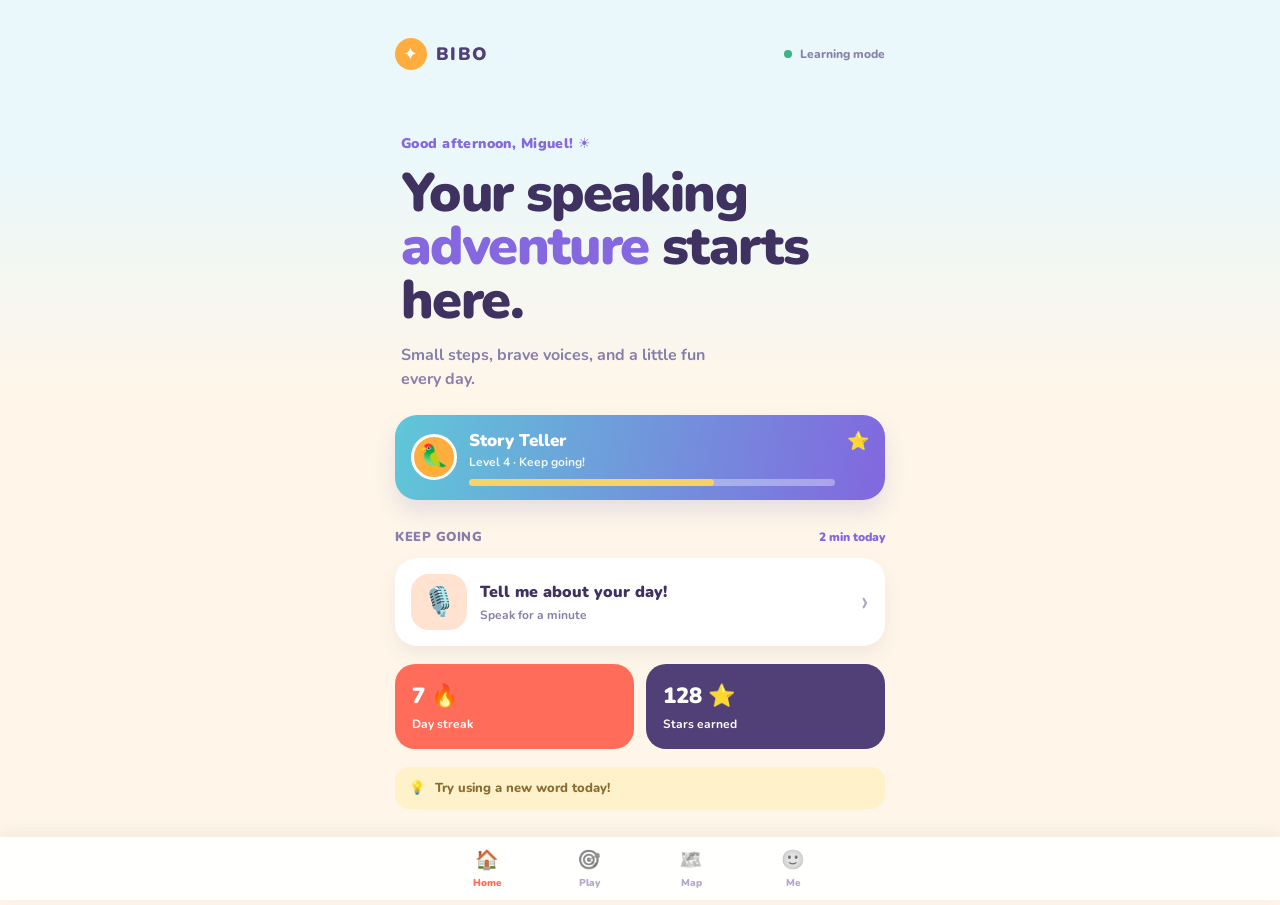
<file: index.html>
<!DOCTYPE html>
<html lang="en">

<head>
  <meta charset="UTF-8" />
  <meta name="viewport" content="width=device-width, initial-scale=1, viewport-fit=cover" />
  <title>BIBO: English Speaking Test</title>
  <link rel="preconnect" href="https://fonts.googleapis.com">
  <link rel="preconnect" href="https://fonts.gstatic.com" crossorigin>
  <link href="https://fonts.googleapis.com/css2?family=Nunito:wght@400;600;700;800;900&display=swap" rel="stylesheet">
  <link rel="stylesheet" href="style.css">
</head>

<body>
<div class="app">
  <header class="topbar">
    <div class="brand"><span class="brand-mark">✦</span><span>BIBO</span></div>
    <div class="status"><span class="status-dot"></span> Learning mode</div>
  </header>

  <main>
    <section id="screen-intro" class="screen visible home-screen">
      <div class="hero-copy">
        <p class="eyebrow">Good afternoon, Miguel! <span>☀️</span></p>
        <h1>Your speaking<br><em>adventure</em> starts here.</h1>
        <p class="hero-subtitle">Small steps, brave voices, and a little fun every day.</p>
      </div>
      <div class="level-card">
        <div class="level-icon">🦜</div>
        <div class="level-info"><strong>Story Teller</strong><span>Level 4 · Keep going!</span><div class="level-track"><span></span></div></div>
        <span class="level-stars">⭐</span>
      </div>
      <div class="section-heading"><span>KEEP GOING</span><span class="section-kicker">2 min today</span></div>
      <button class="quest-card" id="btn-start">
        <span class="quest-icon">🎙️</span><span class="quest-copy"><strong>Tell me about your day!</strong><small>Speak for a minute</small></span><span class="quest-arrow">›</span>
      </button>
      <div class="stats-row"><div class="stat-card coral-stat"><strong>7 🔥</strong><span>Day streak</span></div><div class="stat-card purple-stat"><strong>128 ⭐</strong><span>Stars earned</span></div></div>
      <div class="tip-strip"><span>💡</span><span>Try using a new word today!</span></div>
    </section>

    <section id="screen-passage" class="screen speaking-screen">
      <div class="screen-heading"><button class="icon-button" data-nav="home" aria-label="Back to home">×</button><div><p class="eyebrow">SPEAKING EXERCISE</p><h2>Tell your story</h2></div><span class="step-count">1/2</span></div>
      <div class="progress-track"><span></span><i></i><i></i><i></i><i></i><i></i></div>
      <div class="prompt-card"><div class="prompt-avatar">🦜</div><div><span class="prompt-label">READ ALOUD</span><p class="passage" id="passage-text">A new story is getting ready...</p></div><button class="play-button btn-replay" id="btn-replay-passage">🔊 Play again</button></div>
      <div class="record-zone"><div class="record-orbit"><button class="record-button btn-mic" id="btn-mic-passage" aria-label="Start recording"><span></span></button></div><strong>Tap to talk!</strong><span class="record-time">00:00</span></div>
      <div class="transcript" id="transcript-passage"></div><p class="hint">Your words will be detected automatically while you speak.</p>
      <div class="row"><span></span><button class="btn-primary next-button" id="btn-next-passage" disabled>Next <span>→</span></button></div>
    </section>

    <section id="screen-question" class="screen speaking-screen">
      <div class="screen-heading"><button class="icon-button" data-nav="home" aria-label="Back to home">×</button><div><p class="eyebrow">SPEAKING EXERCISE</p><h2>Tell your story</h2></div><span class="step-count">2/2</span></div>
      <div class="progress-track question-progress"><span></span><span></span><i></i><i></i><i></i><i></i></div>
      <div class="prompt-card question-card"><div class="prompt-avatar">💬</div><div><span class="prompt-label">YOUR TURN</span><p class="prompt-text" id="q-text">A new question is getting ready...</p></div><button class="play-button btn-replay" id="btn-replay-question">🔊 Play again</button></div>
      <div class="record-zone"><div class="record-orbit"><button class="record-button btn-mic" id="btn-mic-question" aria-label="Start recording"><span></span></button></div><strong>Tap to talk!</strong><span class="record-time">00:00</span></div>
      <div class="transcript" id="transcript-question"></div><p class="hint">Your words will be detected automatically while you speak.</p>
      <div class="row"><span></span><button class="btn-primary next-button" id="btn-next-question" disabled>See results <span>→</span></button></div>
    </section>

    <section id="screen-results" class="screen map-screen">
      <p class="eyebrow">YOUR ADVENTURE 🗺️</p><h2>Keep growing!</h2>
      <div class="badge-card"><span class="badge-emoji">🏆</span><div><span class="prompt-label">CURRENT BADGE</span><strong>Story Teller</strong><p>Up from Word Builder three weeks ago!</p></div></div>
      <div class="section-heading"><span>HOW YOUR TALKING IS GROWING</span><span class="trend">↗</span></div>
      <div class="chart" aria-label="Weekly progress"><div><i style="height:22%"></i><span>Wk1</span></div><div><i style="height:34%"></i><span>Wk2</span></div><div><i style="height:28%"></i><span>Wk3</span></div><div><i class="filled" style="height:67%"></i><span>Wk4</span></div><div><i class="filled" style="height:80%"></i><span>Wk5</span></div><div><i class="filled" style="height:92%"></i><span>Wk6</span></div></div>
      <div class="section-heading wins-heading"><span>RECENT WINS</span><span class="section-kicker">See all</span></div>
      <div class="win-card"><span>🦜</span><div><strong>Talked with Bibo!</strong><small>Today · 6 min</small></div><b>82 ⭐</b></div>
      <div class="win-card"><span>🎙️</span><div><strong>Read-aloud quest</strong><small>Yesterday · 4 min</small></div><b>76 ⭐</b></div>
      <div class="result-details">
        <div class="results-title"><span>YOUR AUDIO STYLE</span><small>Based on your recording</small></div>
        <div class="score-hero"><div class="num" id="overall-num">–</div><div class="label">Speaking score out of 100</div><div class="cefr-badge" id="cefr-badge"></div></div>
        <div class="answer-quote" id="answer-quote"></div>
        <div class="audio-style" id="audio-style"></div>
        <div class="criteria" id="criteria-list"></div>
        <div class="feedback-box" id="feedback-box"></div>
      </div>
    </section>
  </main>

  <nav class="bottom-nav" aria-label="Main navigation">
    <button class="nav-item active" data-nav="home"><span>🏠</span><small>Home</small></button>
    <button class="nav-item" data-nav="play"><span>🎯</span><small>Play</small></button>
    <button class="nav-item" data-nav="map"><span>🗺️</span><small>Map</small></button>
    <button class="nav-item" data-nav="me"><span>🙂</span><small>Me</small></button>
  </nav>
</div>

<script src="script.js"></script>

</body>
</html>
</file>
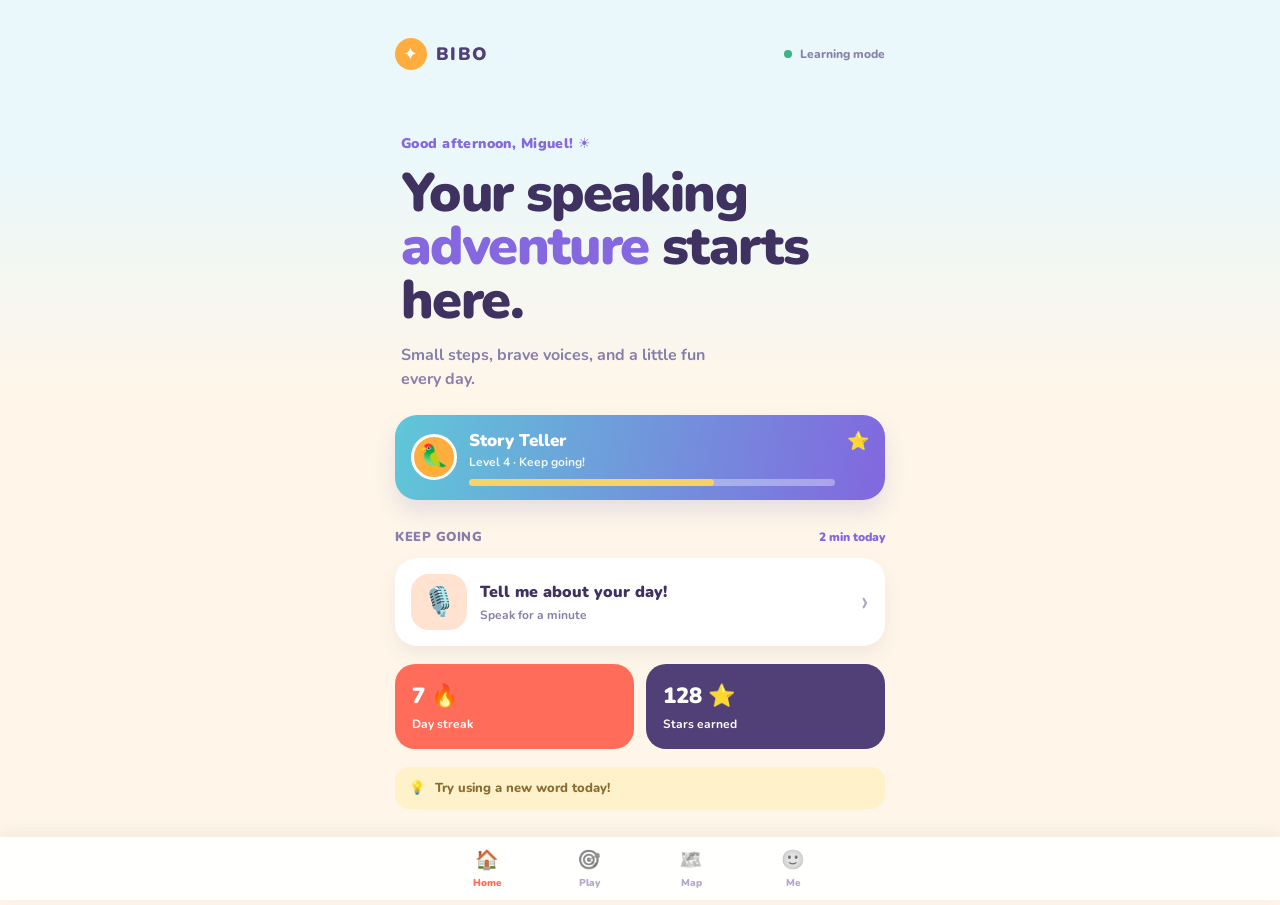
<file: PAIN/demo-repository-main/demo-repository-main/index.html>
<!DOCTYPE html>
<html lang="en">

<head>
  <meta charset="UTF-8" />
  <meta name="viewport" content="width=device-width, initial-scale=1, viewport-fit=cover" />
  <title>ALAS: English Speaking Test</title>
  <link rel="preconnect" href="https://fonts.googleapis.com">
  <link rel="preconnect" href="https://fonts.gstatic.com" crossorigin>
  <link href="https://fonts.googleapis.com/css2?family=Nunito:wght@400;600;700;800;900&display=swap" rel="stylesheet">
  <link rel="stylesheet" href="style.css">
</head>

<body>
<div class="app">
  <header class="topbar">
    <div class="brand"><span class="brand-mark">✦</span><span>BIBO</span></div>
    <div class="status"><span class="status-dot"></span> Learning mode</div>
  </header>

  <main>
    <section id="screen-intro" class="screen visible home-screen">
      <div class="hero-copy">
        <p class="eyebrow">Good afternoon, Miguel! <span>☀️</span></p>
        <h1>Your speaking<br><em>adventure</em> starts here.</h1>
        <p class="hero-subtitle">Small steps, brave voices, and a little fun every day.</p>
      </div>
      <div class="level-card">
        <div class="level-icon">🦜</div>
        <div class="level-info"><strong>Story Teller</strong><span>Level 4 · Keep going!</span><div class="level-track"><span></span></div></div>
        <span class="level-stars">⭐</span>
      </div>
      <div class="section-heading"><span>KEEP GOING</span><span class="section-kicker">2 min today</span></div>
      <button class="quest-card" id="btn-start">
        <span class="quest-icon">🎙️</span><span class="quest-copy"><strong>Tell me about your day!</strong><small>Speak for a minute</small></span><span class="quest-arrow">›</span>
      </button>
      <div class="stats-row"><div class="stat-card coral-stat"><strong>7 🔥</strong><span>Day streak</span></div><div class="stat-card purple-stat"><strong>128 ⭐</strong><span>Stars earned</span></div></div>
      <div class="tip-strip"><span>💡</span><span>Try using a new word today!</span></div>
    </section>

    <section id="screen-passage" class="screen speaking-screen">
      <div class="screen-heading"><button class="icon-button" data-nav="home" aria-label="Back to home">×</button><div><p class="eyebrow">SPEAKING EXERCISE</p><h2>Tell your story</h2></div><span class="step-count">1/2</span></div>
      <div class="progress-track"><span></span><i></i><i></i><i></i><i></i><i></i></div>
      <div class="prompt-card"><div class="prompt-avatar">🦜</div><div><span class="prompt-label">READ ALOUD</span><p class="passage" id="passage-text">A new story is getting ready...</p></div><button class="play-button btn-replay" id="btn-replay-passage">🔊 Play again</button></div>
      <div class="record-zone"><div class="record-orbit"><button class="record-button btn-mic" id="btn-mic-passage" aria-label="Start recording"><span></span></button></div><strong>Tap to talk!</strong><span class="record-time">00:00</span></div>
      <div class="transcript" id="transcript-passage"></div><p class="hint">Your words will be detected automatically while you speak.</p>
      <div class="row"><span></span><button class="btn-primary next-button" id="btn-next-passage" disabled>Next <span>→</span></button></div>
    </section>

    <section id="screen-question" class="screen speaking-screen">
      <div class="screen-heading"><button class="icon-button" data-nav="home" aria-label="Back to home">×</button><div><p class="eyebrow">SPEAKING EXERCISE</p><h2>Tell your story</h2></div><span class="step-count">2/2</span></div>
      <div class="progress-track question-progress"><span></span><span></span><i></i><i></i><i></i><i></i></div>
      <div class="prompt-card question-card"><div class="prompt-avatar">💬</div><div><span class="prompt-label">YOUR TURN</span><p class="prompt-text" id="q-text">A new question is getting ready...</p></div><button class="play-button btn-replay" id="btn-replay-question">🔊 Play again</button></div>
      <div class="record-zone"><div class="record-orbit"><button class="record-button btn-mic" id="btn-mic-question" aria-label="Start recording"><span></span></button></div><strong>Tap to talk!</strong><span class="record-time">00:00</span></div>
      <div class="transcript" id="transcript-question"></div><p class="hint">Your words will be detected automatically while you speak.</p>
      <div class="row"><span></span><button class="btn-primary next-button" id="btn-next-question" disabled>See results <span>→</span></button></div>
    </section>

    <section id="screen-results" class="screen map-screen">
      <p class="eyebrow">YOUR ADVENTURE 🗺️</p><h2>Keep growing!</h2>
      <div class="badge-card"><span class="badge-emoji">🏆</span><div><span class="prompt-label">CURRENT BADGE</span><strong>Story Teller</strong><p>Up from Word Builder three weeks ago!</p></div></div>
      <div class="section-heading"><span>HOW YOUR TALKING IS GROWING</span><span class="trend">↗</span></div>
      <div class="chart" aria-label="Weekly progress"><div><i style="height:22%"></i><span>Wk1</span></div><div><i style="height:34%"></i><span>Wk2</span></div><div><i style="height:28%"></i><span>Wk3</span></div><div><i class="filled" style="height:67%"></i><span>Wk4</span></div><div><i class="filled" style="height:80%"></i><span>Wk5</span></div><div><i class="filled" style="height:92%"></i><span>Wk6</span></div></div>
      <div class="section-heading wins-heading"><span>RECENT WINS</span><span class="section-kicker">See all</span></div>
      <div class="win-card"><span>🦜</span><div><strong>Talked with Bibo!</strong><small>Today · 6 min</small></div><b>82 ⭐</b></div>
      <div class="win-card"><span>🎙️</span><div><strong>Read-aloud quest</strong><small>Yesterday · 4 min</small></div><b>76 ⭐</b></div>
      <div class="result-details">
        <div class="results-title"><span>YOUR AUDIO STYLE</span><small>Based on your recording</small></div>
        <div class="score-hero"><div class="num" id="overall-num">–</div><div class="label">Speaking score out of 100</div><div class="cefr-badge" id="cefr-badge"></div></div>
        <div class="answer-quote" id="answer-quote"></div>
        <div class="audio-style" id="audio-style"></div>
        <div class="criteria" id="criteria-list"></div>
        <div class="feedback-box" id="feedback-box"></div>
      </div>
    </section>
  </main>

  <nav class="bottom-nav" aria-label="Main navigation">
    <button class="nav-item active" data-nav="home"><span>🏠</span><small>Home</small></button>
    <button class="nav-item" data-nav="play"><span>🎯</span><small>Play</small></button>
    <button class="nav-item" data-nav="map"><span>🗺️</span><small>Map</small></button>
    <button class="nav-item" data-nav="me"><span>🙂</span><small>Me</small></button>
  </nav>
</div>

<script src="script.js"></script>

</body>
</html>
</file>
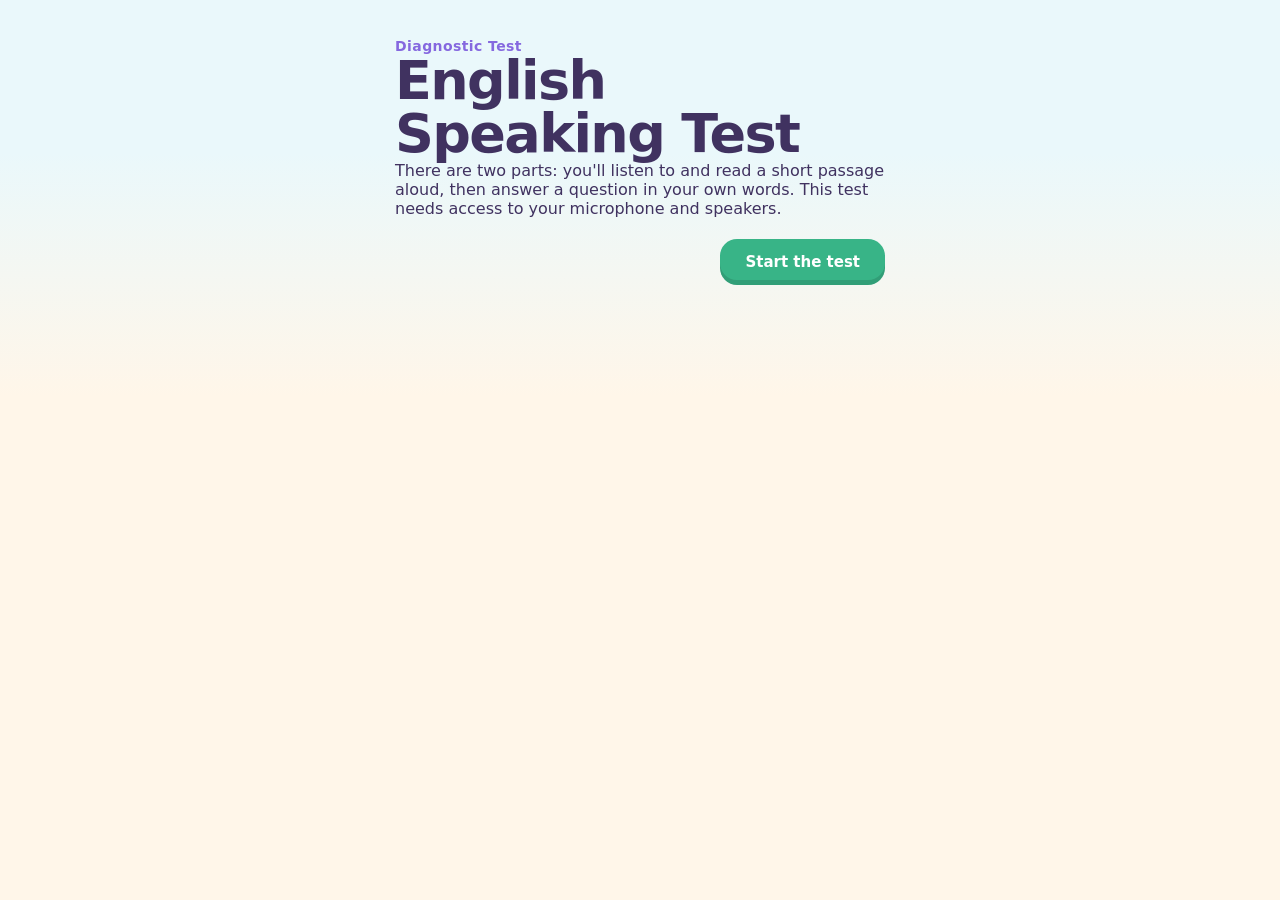
<file: english-speaking-test.html>
<!DOCTYPE html>
<html lang="en">

<head>
  <meta charset="UTF-8" />
  <meta name="viewport" content="width=device-width, initial-scale=1, viewport-fit=cover" />
  <title>ALAS: English Speaking Test</title>
  <link rel="preconnect" href="https://fonts.googleapis.com">
  <link rel="preconnect" href="https://fonts.gstatic.com" crossorigin>
  <link href="https://fonts.googleapis.com/css2?family=Fraunces:opsz,wght@9..144,500;9..144,600&family=IBM+Plex+Sans:wght@400;500;600&display=swap" rel="stylesheet">
  <link rel="stylesheet" href="style.css">
</head>

<body>
<div class="app">
  <div class="steps" id="steps">
    <div class="dot" data-step="0"></div>
    <div class="dot" data-step="1"></div>
    <div class="dot" data-step="2"></div>
    <div class="dot" data-step="3"></div>
  </div>

  <section id="screen-intro" class="screen visible card">
    <p class="eyebrow">Diagnostic Test</p>
    <h1>English Speaking Test</h1>
    <p>There are two parts: you'll listen to and read a short passage aloud, then answer a question in your own words. This test needs access to your microphone and speakers.</p>
    <div class="row" style="justify-content:flex-end;">
      <button class="btn-primary" id="btn-start">Start the test</button>
    </div>
  </section>

  <section id="screen-passage" class="screen card">
    <p class="eyebrow">Part 1 · Read Aloud</p>
    <h2>Listen, then read the passage aloud</h2>
    <p class="passage" id="passage-text">Every morning, Maya walks her dog around the park before school. She stops by the small bakery on the corner, where the owner always saves her a warm roll. By the time she reaches her classroom, she is ready to start the day.</p>
    <button class="btn-replay" id="btn-replay-passage">🔊 Play</button>
    <button class="btn-mic" id="btn-mic-passage">🎙️ Record</button>
    <div class="transcript" id="transcript-passage"></div>
    <p class="hint">Listen to the passage, then record yourself reading it aloud from start to finish.</p>
    <div class="row">
      <span></span>
      <button class="btn-primary" id="btn-next-passage" disabled>Next</button>
    </div>
  </section>

  <section id="screen-question" class="screen card">
    <p class="eyebrow">Part 2 · Free Speaking</p>
    <h2>Answer the question in your own words</h2>
    <p class="prompt-text" id="q-text">Describe a typical day in your life.</p>
    <button class="btn-replay" id="btn-replay-question">🔊 Play</button>
    <button class="btn-mic" id="btn-mic-question">🎙️ Record</button>
    <div class="transcript" id="transcript-question"></div>
    <p class="hint">Speak for about 30–60 seconds. There's no wrong answer — we're listening to how you express it.</p>
    <div class="row">
      <span></span>
      <button class="btn-primary" id="btn-next-question" disabled>See results</button>
    </div>
  </section>

  <section id="screen-results" class="screen card">
    <p class="eyebrow">Results</p>
    <div class="score-hero">
      <div class="num" id="overall-num">–</div>
      <div class="label">Overall score out of 100</div>
      <div class="cefr-badge" id="cefr-badge"></div>
    </div>
    <div class="criteria" id="criteria-list"></div>
    <div class="feedback-box" id="feedback-box"></div>
  </section>
</div>

<script src="script.js"></script>

</body>
</html>
</file>
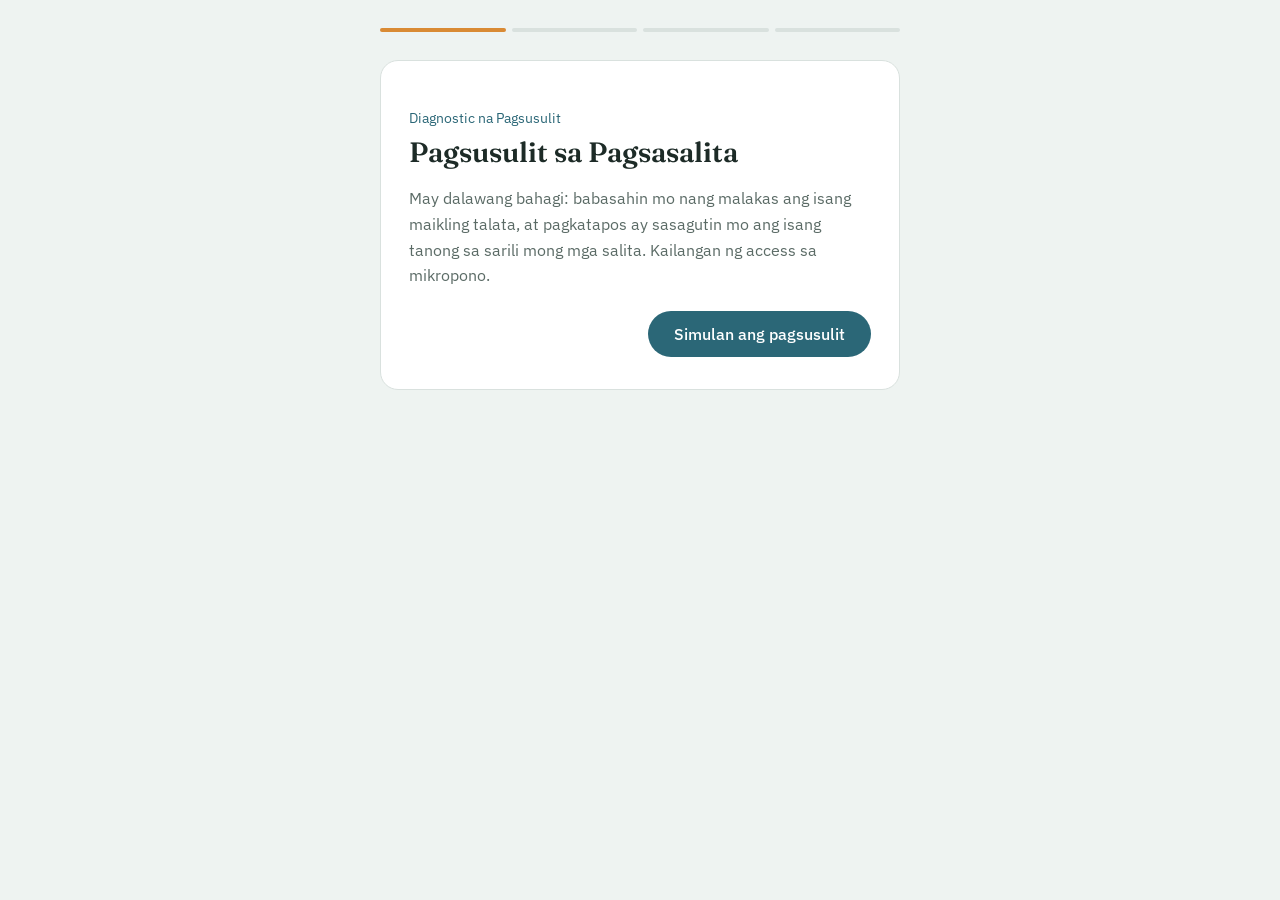
<file: filipino-speaking-test.html>
<!DOCTYPE html>
<html lang="fil">
<head>
<meta charset="UTF-8" />
<meta name="viewport" content="width=device-width, initial-scale=1, viewport-fit=cover" />
<title>Pagsusulit sa Pagsasalita</title>
<link rel="preconnect" href="https://fonts.googleapis.com">
<link rel="preconnect" href="https://fonts.gstatic.com" crossorigin>
<link href="https://fonts.googleapis.com/css2?family=Fraunces:opsz,wght@9..144,500;9..144,600&family=IBM+Plex+Sans:wght@400;500;600&display=swap" rel="stylesheet">
<style>
  :root {
    --bg: #eef3f1;
    --surface: #ffffff;
    --ink: #1d2b27;
    --ink-soft: #5b6b66;
    --teal: #2b6777;
    --teal-dark: #1d4a56;
    --marigold: #d98a34;
    --coral: #c85342;
    --green: #3f8f60;
    --border: #d9e1de;
    color-scheme: light;
    padding-top: env(safe-area-inset-top, 0px);
    padding-bottom: env(safe-area-inset-bottom, 0px);
    box-sizing: border-box;
  }
  @media (prefers-color-scheme: dark) {
    :root:not([data-theme="light"]) {
      --bg: #14201d;
      --surface: #1c2b27;
      --ink: #eef3f1;
      --ink-soft: #9fb0ab;
      --teal: #6fb4c4;
      --teal-dark: #8ecad8;
      --marigold: #e6a765;
      --coral: #e0776a;
      --green: #6cbb8e;
      --border: #2d3f3a;
    }
  }
  :root[data-theme="dark"] {
    --bg: #14201d; --surface: #1c2b27; --ink: #eef3f1; --ink-soft: #9fb0ab;
    --teal: #6fb4c4; --teal-dark: #8ecad8; --marigold: #e6a765; --coral: #e0776a;
    --green: #6cbb8e; --border: #2d3f3a;
  }
  * { box-sizing: border-box; }
  html { scroll-padding-top: env(safe-area-inset-top, 0px); }
  html, body { height: 100%; }
  body {
    margin: 0;
    background: var(--bg);
    color: var(--ink);
    font-family: 'IBM Plex Sans', system-ui, sans-serif;
    display: flex;
    justify-content: center;
    min-height: 100%;
  }
  .app {
    width: 100%;
    max-width: 560px;
    padding: 28px 20px 40px;
  }
  h1, h2, h3 { font-family: 'Fraunces', Georgia, serif; font-weight: 600; margin: 0; }
  .steps {
    display: flex;
    gap: 6px;
    margin-bottom: 28px;
  }
  .steps .dot {
    flex: 1;
    height: 4px;
    border-radius: 2px;
    background: var(--border);
    transition: background .3s ease;
  }
  .steps .dot.done { background: var(--teal); }
  .steps .dot.active { background: var(--marigold); }

  .card {
    background: var(--surface);
    border: 1px solid var(--border);
    border-radius: 18px;
    padding: 32px 28px;
  }
  .eyebrow { color: var(--teal); font-size: 14px; margin-bottom: 6px; }
  h1 { font-size: 28px; line-height: 1.25; }
  h2 { font-size: 22px; line-height: 1.3; }
  p { line-height: 1.6; color: var(--ink-soft); }
  .passage {
    font-family: 'Fraunces', Georgia, serif;
    font-size: 19px;
    line-height: 1.75;
    color: var(--ink);
    background: var(--bg);
    border-radius: 12px;
    padding: 20px 22px;
    margin: 18px 0;
  }
  .prompt-text {
    font-family: 'Fraunces', Georgia, serif;
    font-size: 21px;
    color: var(--ink);
    margin: 18px 0;
    line-height: 1.5;
  }
  button {
    font-family: inherit;
    font-size: 16px;
    cursor: pointer;
    border-radius: 999px;
    border: none;
    padding: 13px 26px;
    transition: transform .15s ease, box-shadow .15s ease;
  }
  button:focus-visible { outline: 2px solid var(--teal); outline-offset: 2px; }
  .btn-primary {
    background: var(--teal);
    color: #fff;
    font-weight: 500;
  }
  .btn-primary:hover:not(:disabled) { box-shadow: 0 4px 14px rgba(43,103,119,.28); }
  .btn-primary:disabled { background: var(--border); color: var(--ink-soft); cursor: not-allowed; }
  .btn-mic {
    background: var(--surface);
    border: 1.5px solid var(--teal);
    color: var(--teal-dark);
    font-weight: 500;
    display: inline-flex;
    align-items: center;
    gap: 8px;
  }
  .btn-mic.recording {
    background: var(--coral);
    border-color: var(--coral);
    color: #fff;
    animation: pulse 1.4s ease-in-out infinite;
  }
  @keyframes pulse {
    0%, 100% { box-shadow: 0 0 0 0 rgba(200,83,66,.35); }
    50% { box-shadow: 0 0 0 10px rgba(200,83,66,0); }
  }
  .row { display: flex; justify-content: space-between; align-items: center; margin-top: 22px; flex-wrap: wrap; gap: 12px; }
  .transcript {
    min-height: 48px;
    margin-top: 14px;
    padding: 14px 16px;
    border-radius: 10px;
    background: var(--bg);
    color: var(--ink-soft);
    font-size: 15px;
    line-height: 1.55;
  }
  .transcript:empty::before { content: "Lalabas dito ang iyong sinasabi habang nagre-record ka."; opacity: .7; }
  .hint { font-size: 14px; color: var(--ink-soft); margin-top: 10px; }

  .score-hero { text-align: center; margin-bottom: 26px; }
  .score-hero .num { font-family: 'Fraunces', Georgia, serif; font-size: 56px; font-weight: 600; color: var(--teal-dark); }
  .score-hero .label { color: var(--ink-soft); font-size: 15px; }

  .criteria { display: flex; flex-direction: column; gap: 16px; }
  .criterion .top { display: flex; justify-content: space-between; font-size: 15px; margin-bottom: 6px; }
  .criterion .top .name { font-weight: 500; }
  .criterion .top .val { color: var(--ink-soft); }
  .bar { height: 8px; border-radius: 4px; background: var(--border); overflow: hidden; }
  .bar > span { display: block; height: 100%; border-radius: 4px; background: var(--teal); transition: width .6s ease; }
  .criterion .note { font-size: 13px; color: var(--ink-soft); margin-top: 5px; }

  .screen { display: none; }
  .screen.visible { display: block; }

  @media (max-width: 420px) {
    .card { padding: 24px 20px; }
    h1 { font-size: 24px; }
    .score-hero .num { font-size: 46px; }
  }
</style>
</head>
<body>
<div class="app">
  <div class="steps" id="steps">
    <div class="dot" data-step="0"></div>
    <div class="dot" data-step="1"></div>
    <div class="dot" data-step="2"></div>
    <div class="dot" data-step="3"></div>
  </div>

  <section id="screen-intro" class="screen visible card">
    <p class="eyebrow">Diagnostic na Pagsusulit</p>
    <h1>Pagsusulit sa Pagsasalita</h1>
    <p>May dalawang bahagi: babasahin mo nang malakas ang isang maikling talata, at pagkatapos ay sasagutin mo ang isang tanong sa sarili mong mga salita. Kailangan ng access sa mikropono.</p>
    <div class="row" style="justify-content:flex-end;">
      <button class="btn-primary" id="btn-start">Simulan ang pagsusulit</button>
    </div>
  </section>

  <section id="screen-passage" class="screen card">
    <p class="eyebrow">Bahagi 1 · Pagbasa nang Malakas</p>
    <h2>Basahin nang malakas ang sumusunod na talata</h2>
    <p class="passage" id="passage-text">Tuwing umaga, sinasakyan ni Ana ang traysikel patungo sa paaralan. Dumadaan siya sa maliit na palengke kung saan nagtitinda ng sariwang prutas at gulay. Bago pumasok sa silid-aralan, binabati niya ang kanyang mga kaibigan at guro nang may ngiti.</p>
    <button class="btn-mic" id="btn-mic-passage">🎙️ Mag-record</button>
    <div class="transcript" id="transcript-passage"></div>
    <p class="hint">I-record ang sarili habang binabasa ang buong talata, pagkatapos ay itigil ang recording.</p>
    <div class="row">
      <span></span>
      <button class="btn-primary" id="btn-next-passage" disabled>Susunod</button>
    </div>
  </section>

  <section id="screen-question" class="screen card">
    <p class="eyebrow">Bahagi 2 · Malayang Pagsasalita</p>
    <h2>Sagutin ang tanong sa sarili mong mga salita</h2>
    <p class="prompt-text" id="q-text">Ilarawan ang isang karaniwang araw sa iyong buhay.</p>
    <button class="btn-mic" id="btn-mic-question">🎙️ Mag-record</button>
    <div class="transcript" id="transcript-question"></div>
    <p class="hint">Magsalita nang mga 30–60 segundo. Walang tamang sagot — ang mahalaga ay kung paano mo ito ipapahayag.</p>
    <div class="row">
      <span></span>
      <button class="btn-primary" id="btn-next-question" disabled>Tingnan ang resulta</button>
    </div>
  </section>

  <section id="screen-results" class="screen card">
    <p class="eyebrow">Resulta</p>
    <div class="score-hero">
      <div class="num" id="overall-num">–</div>
      <div class="label">Pangkalahatang marka sa 100</div>
    </div>
    <div class="criteria" id="criteria-list"></div>
  </section>
</div>

<script>
  const steps = [...document.querySelectorAll('#steps .dot')];
  const screens = {
    intro: document.getElementById('screen-intro'),
    passage: document.getElementById('screen-passage'),
    question: document.getElementById('screen-question'),
    results: document.getElementById('screen-results'),
  };
  const order = ['intro', 'passage', 'question', 'results'];

  function goTo(name) {
    order.forEach((n, i) => {
      screens[n].classList.toggle('visible', n === name);
      const idx = order.indexOf(name);
      steps[i].classList.toggle('done', i < idx);
      steps[i].classList.toggle('active', i === idx);
    });
  }
  goTo('intro');
  document.getElementById('btn-start').addEventListener('click', () => goTo('passage'));

  // --- Speech recognition setup ---
  const SpeechRecognitionAPI = window.SpeechRecognition || window.webkitSpeechRecognition;
  let recognition = null;
  if (SpeechRecognitionAPI) {
    recognition = new SpeechRecognitionAPI();
    recognition.continuous = true;
    recognition.interimResults = true;
    recognition.lang = 'fil-PH';
  }

  function wireRecorder({ micBtn, transcriptEl, nextBtn, onDone }) {
    let recording = false;
    let finalTranscript = '';
    let startTime = 0;

    micBtn.addEventListener('click', () => {
      if (!recognition) {
        transcriptEl.textContent = 'Hindi suportado ng browser na ito ang speech recognition.';
        return;
      }
      if (!recording) {
        recording = true;
        finalTranscript = '';
        startTime = performance.now();
        transcriptEl.textContent = '';
        micBtn.textContent = '⏹️ Itigil';
        micBtn.classList.add('recording');
        try { recognition.start(); } catch (e) {}
      } else {
        recording = false;
        micBtn.textContent = '🎙️ Mag-record';
        micBtn.classList.remove('recording');
        recognition.stop();
        const duration = Math.max((performance.now() - startTime) / 1000, 1);
        nextBtn.disabled = finalTranscript.trim().length === 0;
        onDone(finalTranscript.trim(), duration);
      }
    });

    recognition && recognition.addEventListener && null; // no-op guard

    const handler = (event) => {
      // Only the currently active recorder should react; guarded by 'recording' flag.
      if (!recording) return;
      let interim = '';
      for (let i = event.resultIndex; i < event.results.length; i++) {
        const text = event.results[i][0].transcript;
        if (event.results[i].isFinal) finalTranscript += text + ' ';
        else interim += text;
      }
      transcriptEl.textContent = (finalTranscript + interim).trim();
    };

    return handler;
  }

  let passageResult = { transcript: '', duration: 1 };
  let questionResult = { transcript: '', duration: 1 };

  const passageHandler = wireRecorder({
    micBtn: document.getElementById('btn-mic-passage'),
    transcriptEl: document.getElementById('transcript-passage'),
    nextBtn: document.getElementById('btn-next-passage'),
    onDone: (t, d) => { passageResult = { transcript: t, duration: d }; }
  });

  const questionHandler = wireRecorder({
    micBtn: document.getElementById('btn-mic-question'),
    transcriptEl: document.getElementById('transcript-question'),
    nextBtn: document.getElementById('btn-next-question'),
    onDone: (t, d) => { questionResult = { transcript: t, duration: d }; }
  });

  // Route recognition results to whichever screen is active.
  if (recognition) {
    recognition.addEventListener('result', (event) => {
      if (screens.passage.classList.contains('visible')) passageHandler(event);
      else if (screens.question.classList.contains('visible')) questionHandler(event);
    });
  }

  document.getElementById('btn-next-passage').addEventListener('click', () => goTo('question'));
  document.getElementById('btn-next-question').addEventListener('click', () => {
    showResults();
    goTo('results');
  });

  // --- Scoring ---
  function accuracyScore(expectedText, transcript) {
    const expectedWords = expectedText.toLowerCase().replace(/[.,]/g, '').split(/\s+/).filter(Boolean);
    const saidWords = new Set(transcript.toLowerCase().replace(/[.,]/g, '').split(/\s+/));
    const matched = expectedWords.filter(w => saidWords.has(w)).length;
    return Math.round((matched / expectedWords.length) * 100);
  }
  function fluencyScore(transcript, durationSec) {
    const words = transcript.trim().split(/\s+/).filter(Boolean);
    if (words.length === 0) return 0;
    const wpm = words.length / (durationSec / 60);
    const fillerCount = (transcript.match(/\b(ano|kasi|parang|ay)\b/gi) || []).length;
    const fillerRatio = fillerCount / words.length;
    const speedScore = (wpm >= 70 && wpm <= 150) ? 100 : Math.max(0, 100 - Math.abs(wpm - 110));
    const fillerScore = Math.max(0, 100 - fillerRatio * 250);
    return Math.round(speedScore * 0.6 + fillerScore * 0.4);
  }
  function rangeScore(transcript) {
    const words = transcript.toLowerCase().split(/\s+/).filter(Boolean);
    if (words.length === 0) return 0;
    const uniqueWords = new Set(words).size;
    return Math.round(Math.min((uniqueWords / words.length) * 150, 100));
  }
  function coherenceScore(transcript) {
    const words = transcript.split(/\s+/).filter(Boolean);
    if (words.length === 0) return 0;
    const connectors = (transcript.match(/\b(kasi|dahil|kaya|tapos)\b/gi) || []).length;
    const expected = Math.max(words.length / 15, 1);
    return Math.round(Math.min((connectors / expected) * 100, 100));
  }

  function showResults() {
    const passageText = document.getElementById('passage-text').textContent;
    const accuracy = accuracyScore(passageText, passageResult.transcript);
    const fluency = fluencyScore(questionResult.transcript, questionResult.duration);
    const range = rangeScore(questionResult.transcript);
    const coherence = coherenceScore(questionResult.transcript);
    const overall = Math.round(accuracy * 0.25 + fluency * 0.3 + range * 0.2 + coherence * 0.25);

    document.getElementById('overall-num').textContent = overall;

    const criteria = [
      { name: 'Katumpakan sa Pagbasa', val: accuracy, note: 'Gaano kalapit ang binasa mo sa orihinal na talata.' },
      { name: 'Katatasan (Fluency)', val: fluency, note: 'Bilis ng pagsasalita at kaunting hesitasyon.' },
      { name: 'Saklaw ng Bokabularyo', val: range, note: 'Dami ng iba\u2019t ibang salitang ginamit.' },
      { name: 'Koherens', val: coherence, note: 'Paggamit ng mga pang-ugnay upang dumaloy ang ideya.' },
    ];

    const list = document.getElementById('criteria-list');
    list.innerHTML = '';
    criteria.forEach(c => {
      const div = document.createElement('div');
      div.className = 'criterion';
      div.innerHTML = `
        <div class="top"><span class="name">${c.name}</span><span class="val">${c.val}/100</span></div>
        <div class="bar"><span style="width:${c.val}%"></span></div>
        <div class="note">${c.note}</div>
      `;
      list.appendChild(div);
    });
  }
</script>
</body>
</html>
</file>
<file: style.css>
:root {
  --cream: #fff6e9;
  --ink: #403260;
  --muted: #897eaa;
  --purple: #8568df;
  --purple-dark: #514078;
  --teal: #38b487;
  --coral: #ff6d5a;
  --orange: #ffad3f;
  color-scheme: light;
  font-family: 'Nunito', system-ui, sans-serif;
}

* { box-sizing: border-box; }
html { min-height: 100%; background: #eaf8fb; }
body { margin: 0; min-height: 100vh; color: var(--ink); background: linear-gradient(180deg, #eaf8fb 0 17%, var(--cream) 44% 100%); }
button { font: inherit; color: inherit; cursor: pointer; border: 0; }
button:focus-visible { outline: 3px solid var(--orange); outline-offset: 3px; }
.app { width: 100%; max-width: 620px; min-height: 100vh; margin: 0 auto; padding: 24px 20px 96px; }
.topbar { display: flex; align-items: center; justify-content: space-between; margin-bottom: 36px; }
.brand { display: flex; align-items: center; gap: 9px; color: var(--purple-dark); font-size: 18px; font-weight: 900; letter-spacing: .08em; }
.brand-mark { display: grid; place-items: center; width: 32px; height: 32px; border-radius: 50%; background: var(--orange); color: white; }
.status { color: var(--muted); font-size: 12px; font-weight: 800; }
.status-dot { display: inline-block; width: 8px; height: 8px; margin-right: 5px; border-radius: 50%; background: var(--teal); }
.screen { display: none; animation: rise .35s ease both; }
.screen.visible { display: block; }
@keyframes rise { from { opacity: 0; transform: translateY(8px); } to { opacity: 1; transform: translateY(0); } }
h1, h2, p { margin: 0; }
h1, h2, strong { font-weight: 900; }
h1 { font-size: clamp(36px, 8vw, 54px); line-height: .99; letter-spacing: -.03em; }
h1 em { color: var(--purple); font-style: normal; }
h2 { font-size: 26px; line-height: 1.1; }
.eyebrow { color: var(--purple); font-size: 14px; font-weight: 900; letter-spacing: .03em; }
.hero-copy { padding: 16px 6px 24px; }
.hero-copy .eyebrow { margin-bottom: 14px; }
.hero-subtitle { max-width: 330px; margin-top: 17px; color: var(--muted); font-size: 16px; line-height: 1.45; font-weight: 700; }
.level-card { display: flex; align-items: center; gap: 12px; padding: 14px 16px; border-radius: 22px; background: linear-gradient(100deg, #5fc7d8, #8267df); color: white; box-shadow: 0 12px 22px rgba(92, 98, 182, .16); }
.level-icon { display: grid; place-items: center; width: 46px; height: 46px; border: 3px solid white; border-radius: 50%; background: var(--orange); font-size: 24px; }
.level-info { flex: 1; display: grid; gap: 2px; }
.level-info strong { font-size: 17px; }
.level-info span { font-size: 12px; font-weight: 700; opacity: .9; }
.level-track { width: 100%; height: 7px; margin-top: 7px; overflow: hidden; border-radius: 10px; background: rgba(255,255,255,.35); }
.level-track span { display: block; width: 67%; height: 100%; border-radius: inherit; background: #ffd55b; }
.level-stars { align-self: flex-start; font-size: 18px; }
.section-heading { display: flex; align-items: center; justify-content: space-between; margin: 28px 0 12px; color: var(--muted); font-size: 13px; font-weight: 900; letter-spacing: .04em; }
.section-kicker { color: var(--purple); font-size: 12px; letter-spacing: 0; }
.quest-card { display: flex; align-items: center; width: 100%; padding: 16px; border-radius: 22px; background: white; text-align: left; box-shadow: 0 8px 18px rgba(81,64,120,.08); transition: transform .2s ease, box-shadow .2s ease; }
.quest-card:hover { transform: translateY(-2px); box-shadow: 0 12px 24px rgba(81,64,120,.13); }
.quest-icon { display: grid; place-items: center; width: 56px; height: 56px; margin-right: 13px; border-radius: 18px; background: #ffe2cf; font-size: 28px; }
.quest-copy { display: grid; gap: 4px; flex: 1; }
.quest-copy strong { font-size: 16px; }
.quest-copy small, .win-card small { color: var(--muted); font-size: 12px; font-weight: 700; }
.quest-arrow { color: #aea2c7; font-size: 30px; line-height: 1; }
.stats-row { display: grid; grid-template-columns: 1fr 1fr; gap: 12px; margin-top: 18px; }
.stat-card { display: grid; gap: 5px; padding: 17px; border-radius: 20px; color: white; }
.stat-card strong { font-size: 22px; }
.stat-card span { font-size: 12px; font-weight: 700; }
.coral-stat { background: var(--coral); }
.purple-stat { background: var(--purple-dark); }
.tip-strip { display: flex; align-items: center; gap: 10px; margin-top: 18px; padding: 12px 14px; border-radius: 14px; background: #fff1c9; color: #886c35; font-size: 13px; font-weight: 800; }
.screen-heading { display: flex; align-items: center; gap: 12px; margin-bottom: 23px; }
.screen-heading > div { flex: 1; }
.screen-heading .eyebrow { margin-bottom: 4px; font-size: 11px; }
.step-count { color: var(--muted); font-size: 13px; font-weight: 900; }
.icon-button { width: 35px; height: 35px; border-radius: 50%; background: transparent; color: #b7abcd; font-size: 28px; line-height: 1; }
.progress-track { display: flex; gap: 6px; margin-bottom: 20px; }
.progress-track span, .progress-track i { display: block; flex: 1; height: 9px; border-radius: 20px; background: #ede5d6; }
.progress-track span { background: var(--teal); }
.question-progress span:nth-child(2) { background: var(--teal); }
.prompt-card { display: grid; grid-template-columns: 42px 1fr; gap: 12px; padding: 17px; border-radius: 22px; background: white; box-shadow: 0 9px 20px rgba(81,64,120,.08); }
.prompt-avatar { display: grid; place-items: center; width: 42px; height: 42px; border-radius: 50%; background: #4db88f; font-size: 22px; }
.prompt-label { display: block; color: var(--muted); font-size: 10px; font-weight: 900; letter-spacing: .08em; }
.passage, .prompt-text { margin: 5px 0 2px; color: var(--ink); font-size: 15px; line-height: 1.4; font-weight: 800; }
.play-button { grid-column: 2; justify-self: start; padding: 11px 20px; border-radius: 15px; background: #3db4dc; color: white; font-size: 13px; font-weight: 900; }
.record-zone { display: grid; justify-items: center; gap: 9px; margin: 35px 0 18px; }
.record-zone strong { font-size: 14px; }
.record-time { color: var(--coral); font-size: 21px; font-weight: 900; }
.record-orbit { display: grid; place-items: center; width: 112px; height: 112px; border-radius: 50%; background: #ffe0d9; }
.record-button { display: grid; place-items: center; width: 84px; height: 84px; border: 7px solid white; border-radius: 50%; background: var(--coral); box-shadow: 0 4px 12px rgba(255,109,90,.3); }
.record-button span { width: 20px; height: 20px; border-radius: 50%; background: white; }
.record-button.recording { animation: pulse 1.4s infinite; }
.record-button.recording span { width: 24px; height: 24px; border-radius: 5px; }
@keyframes pulse { 50% { box-shadow: 0 0 0 12px rgba(255,109,90,.18); } }
.transcript { min-height: 0; color: var(--muted); font-size: 13px; line-height: 1.5; text-align: center; }
.transcript:empty { display: none; }
.hint { margin-top: 7px; color: var(--muted); font-size: 12px; text-align: center; font-weight: 700; }
.row { display: flex; justify-content: space-between; align-items: center; margin-top: 21px; }
.btn-primary { padding: 14px 25px; border-radius: 17px; background: var(--teal); color: white; font-size: 15px; font-weight: 900; box-shadow: inset 0 -5px 0 rgba(0,0,0,.12); }
.btn-primary:disabled { background: #d6d1ca; box-shadow: none; color: #9e9890; cursor: not-allowed; }
.next-button { min-width: 150px; }
.next-button span { font-size: 19px; }
.map-screen h2 { margin-top: 5px; }
.badge-card { display: flex; gap: 14px; margin-top: 20px; padding: 18px; border-radius: 22px; background: linear-gradient(120deg, #ffb53d, #ff9145); color: #4e3760; box-shadow: 0 12px 20px rgba(242, 160, 54, .18); }
.badge-emoji { font-size: 34px; }
.badge-card strong { display: block; margin: 3px 0 8px; font-size: 18px; }
.badge-card p { font-size: 12px; line-height: 1.35; font-weight: 700; }
.trend { color: var(--teal); font-size: 22px; }
.chart { display: flex; align-items: end; justify-content: space-between; height: 145px; padding: 0 5px; border-bottom: 2px solid #eee4d3; }
.chart > div { display: flex; flex: 1; align-items: center; flex-direction: column; justify-content: end; gap: 7px; height: 100%; }
.chart i { display: block; width: 32px; min-height: 20px; border-radius: 11px 11px 0 0; background: #eee4d3; }
.chart i.filled { background: #3db184; }
.chart span { color: var(--muted); font-size: 11px; font-weight: 800; }
.wins-heading { margin-top: 25px; }
.win-card { display: flex; align-items: center; gap: 12px; margin-top: 10px; padding: 13px 15px; border-radius: 19px; background: white; box-shadow: 0 7px 16px rgba(81,64,120,.07); }
.win-card > span { display: grid; place-items: center; width: 42px; height: 42px; border-radius: 13px; background: #e0f2ff; font-size: 21px; }
.win-card div { display: grid; flex: 1; gap: 2px; }
.win-card b { color: var(--teal); font-size: 14px; }
.result-details { margin-top: 28px; padding-top: 24px; border-top: 2px solid #eee4d3; }
.results-title { display: flex; align-items: end; justify-content: space-between; margin-bottom: 14px; color: var(--muted); font-size: 12px; font-weight: 900; letter-spacing: .05em; }
.results-title small { color: var(--purple); font-size: 11px; letter-spacing: 0; }
.bottom-nav { position: fixed; z-index: 5; right: 0; bottom: 0; left: 0; display: flex; justify-content: center; gap: min(10vw, 56px); padding: 10px 20px calc(10px + env(safe-area-inset-bottom)); background: rgba(255,255,255,.94); box-shadow: 0 -4px 16px rgba(81,64,120,.08); }
.nav-item { display: grid; justify-items: center; gap: 3px; min-width: 46px; padding: 0; background: transparent; color: #b4a9ca; font-weight: 900; }
.nav-item span { font-size: 19px; filter: grayscale(1); opacity: .7; }
.nav-item small { font-size: 10px; }
.nav-item.active { color: var(--coral); }
.nav-item.active span { filter: none; opacity: 1; }
.btn-replay, .btn-mic { font: inherit; }
.score-hero { padding: 15px; border-radius: 20px; background: #fff; text-align: center; box-shadow: 0 7px 16px rgba(81,64,120,.06); }
.score-hero .num { color: var(--purple); font-size: 48px; font-weight: 900; line-height: 1; }
.score-hero .label { margin-top: 5px; color: var(--muted); font-size: 12px; font-weight: 800; }
.cefr-badge { display: inline-block; margin-top: 9px; padding: 5px 12px; border-radius: 999px; background: #e2f7ee; color: var(--teal-dark, #258765); font-size: 11px; font-weight: 900; }
.answer-quote { margin-top: 12px; padding: 13px 15px; border-left: 4px solid var(--purple); border-radius: 14px; background: #f3efff; color: var(--purple-dark); font-size: 12px; line-height: 1.45; font-weight: 700; }
.answer-quote::before { content: 'Your answer'; display: block; margin-bottom: 4px; color: var(--purple); font-size: 10px; font-weight: 900; letter-spacing: .06em; text-transform: uppercase; }
.audio-style { display: grid; grid-template-columns: repeat(2, 1fr); gap: 9px; margin-top: 12px; }
.style-card { padding: 12px; border-radius: 16px; background: #fff; }.style-card strong { display: block; font-size: 14px; }.style-card span { display: block; margin-top: 3px; color: var(--muted); font-size: 11px; line-height: 1.3; font-weight: 700; }
.criteria { display: flex; flex-direction: column; gap: 12px; margin-top: 17px; }
.criterion .top { display: flex; justify-content: space-between; margin-bottom: 5px; font-size: 12px; font-weight: 900; }.criterion .top .val { color: var(--teal); }.bar { height: 7px; overflow: hidden; border-radius: 8px; background: #eee4d3; }.bar > span { display: block; height: 100%; border-radius: inherit; background: var(--teal); }.criterion .note { margin-top: 4px; color: var(--muted); font-size: 10px; font-weight: 700; }
.feedback-box { margin-top: 16px; padding: 15px; border-radius: 17px; background: #fff1c9; color: #6f5c39; }.feedback-box h3 { margin: 0 0 8px; font-size: 14px; }.feedback-box ul { margin: 0; padding-left: 17px; font-size: 12px; line-height: 1.45; font-weight: 700; }.feedback-box li { margin-bottom: 5px; }.adaptive-note { margin-top: 10px; padding-top: 9px; border-top: 1px solid rgba(111,92,57,.18); font-size: 11px; }
@media (min-width: 700px) { .app { max-width: 530px; padding-top: 38px; } .topbar { margin-bottom: 48px; } }
@media (max-width: 380px) { .app { padding-right: 15px; padding-left: 15px; } .level-card { padding: 12px; } .prompt-card { grid-template-columns: 36px 1fr; } .prompt-avatar { width: 36px; height: 36px; } .record-zone { margin-top: 27px; } }
</file>
<file: PAIN/demo-repository-main/demo-repository-main/style.css>
:root {
  --cream: #fff6e9;
  --ink: #403260;
  --muted: #897eaa;
  --purple: #8568df;
  --purple-dark: #514078;
  --teal: #38b487;
  --coral: #ff6d5a;
  --orange: #ffad3f;
  color-scheme: light;
  font-family: 'Nunito', system-ui, sans-serif;
}

* { box-sizing: border-box; }
html { min-height: 100%; background: #eaf8fb; }
body { margin: 0; min-height: 100vh; color: var(--ink); background: linear-gradient(180deg, #eaf8fb 0 17%, var(--cream) 44% 100%); }
button { font: inherit; color: inherit; cursor: pointer; border: 0; }
button:focus-visible { outline: 3px solid var(--orange); outline-offset: 3px; }
.app { width: 100%; max-width: 620px; min-height: 100vh; margin: 0 auto; padding: 24px 20px 96px; }
.topbar { display: flex; align-items: center; justify-content: space-between; margin-bottom: 36px; }
.brand { display: flex; align-items: center; gap: 9px; color: var(--purple-dark); font-size: 18px; font-weight: 900; letter-spacing: .08em; }
.brand-mark { display: grid; place-items: center; width: 32px; height: 32px; border-radius: 50%; background: var(--orange); color: white; }
.status { color: var(--muted); font-size: 12px; font-weight: 800; }
.status-dot { display: inline-block; width: 8px; height: 8px; margin-right: 5px; border-radius: 50%; background: var(--teal); }
.screen { display: none; animation: rise .35s ease both; }
.screen.visible { display: block; }
@keyframes rise { from { opacity: 0; transform: translateY(8px); } to { opacity: 1; transform: translateY(0); } }
h1, h2, p { margin: 0; }
h1, h2, strong { font-weight: 900; }
h1 { font-size: clamp(36px, 8vw, 54px); line-height: .99; letter-spacing: -.03em; }
h1 em { color: var(--purple); font-style: normal; }
h2 { font-size: 26px; line-height: 1.1; }
.eyebrow { color: var(--purple); font-size: 14px; font-weight: 900; letter-spacing: .03em; }
.hero-copy { padding: 16px 6px 24px; }
.hero-copy .eyebrow { margin-bottom: 14px; }
.hero-subtitle { max-width: 330px; margin-top: 17px; color: var(--muted); font-size: 16px; line-height: 1.45; font-weight: 700; }
.level-card { display: flex; align-items: center; gap: 12px; padding: 14px 16px; border-radius: 22px; background: linear-gradient(100deg, #5fc7d8, #8267df); color: white; box-shadow: 0 12px 22px rgba(92, 98, 182, .16); }
.level-icon { display: grid; place-items: center; width: 46px; height: 46px; border: 3px solid white; border-radius: 50%; background: var(--orange); font-size: 24px; }
.level-info { flex: 1; display: grid; gap: 2px; }
.level-info strong { font-size: 17px; }
.level-info span { font-size: 12px; font-weight: 700; opacity: .9; }
.level-track { width: 100%; height: 7px; margin-top: 7px; overflow: hidden; border-radius: 10px; background: rgba(255,255,255,.35); }
.level-track span { display: block; width: 67%; height: 100%; border-radius: inherit; background: #ffd55b; }
.level-stars { align-self: flex-start; font-size: 18px; }
.section-heading { display: flex; align-items: center; justify-content: space-between; margin: 28px 0 12px; color: var(--muted); font-size: 13px; font-weight: 900; letter-spacing: .04em; }
.section-kicker { color: var(--purple); font-size: 12px; letter-spacing: 0; }
.quest-card { display: flex; align-items: center; width: 100%; padding: 16px; border-radius: 22px; background: white; text-align: left; box-shadow: 0 8px 18px rgba(81,64,120,.08); transition: transform .2s ease, box-shadow .2s ease; }
.quest-card:hover { transform: translateY(-2px); box-shadow: 0 12px 24px rgba(81,64,120,.13); }
.quest-icon { display: grid; place-items: center; width: 56px; height: 56px; margin-right: 13px; border-radius: 18px; background: #ffe2cf; font-size: 28px; }
.quest-copy { display: grid; gap: 4px; flex: 1; }
.quest-copy strong { font-size: 16px; }
.quest-copy small, .win-card small { color: var(--muted); font-size: 12px; font-weight: 700; }
.quest-arrow { color: #aea2c7; font-size: 30px; line-height: 1; }
.stats-row { display: grid; grid-template-columns: 1fr 1fr; gap: 12px; margin-top: 18px; }
.stat-card { display: grid; gap: 5px; padding: 17px; border-radius: 20px; color: white; }
.stat-card strong { font-size: 22px; }
.stat-card span { font-size: 12px; font-weight: 700; }
.coral-stat { background: var(--coral); }
.purple-stat { background: var(--purple-dark); }
.tip-strip { display: flex; align-items: center; gap: 10px; margin-top: 18px; padding: 12px 14px; border-radius: 14px; background: #fff1c9; color: #886c35; font-size: 13px; font-weight: 800; }
.screen-heading { display: flex; align-items: center; gap: 12px; margin-bottom: 23px; }
.screen-heading > div { flex: 1; }
.screen-heading .eyebrow { margin-bottom: 4px; font-size: 11px; }
.step-count { color: var(--muted); font-size: 13px; font-weight: 900; }
.icon-button { width: 35px; height: 35px; border-radius: 50%; background: transparent; color: #b7abcd; font-size: 28px; line-height: 1; }
.progress-track { display: flex; gap: 6px; margin-bottom: 20px; }
.progress-track span, .progress-track i { display: block; flex: 1; height: 9px; border-radius: 20px; background: #ede5d6; }
.progress-track span { background: var(--teal); }
.question-progress span:nth-child(2) { background: var(--teal); }
.prompt-card { display: grid; grid-template-columns: 42px 1fr; gap: 12px; padding: 17px; border-radius: 22px; background: white; box-shadow: 0 9px 20px rgba(81,64,120,.08); }
.prompt-avatar { display: grid; place-items: center; width: 42px; height: 42px; border-radius: 50%; background: #4db88f; font-size: 22px; }
.prompt-label { display: block; color: var(--muted); font-size: 10px; font-weight: 900; letter-spacing: .08em; }
.passage, .prompt-text { margin: 5px 0 2px; color: var(--ink); font-size: 15px; line-height: 1.4; font-weight: 800; }
.play-button { grid-column: 2; justify-self: start; padding: 11px 20px; border-radius: 15px; background: #3db4dc; color: white; font-size: 13px; font-weight: 900; }
.record-zone { display: grid; justify-items: center; gap: 9px; margin: 35px 0 18px; }
.record-zone strong { font-size: 14px; }
.record-time { color: var(--coral); font-size: 21px; font-weight: 900; }
.record-orbit { display: grid; place-items: center; width: 112px; height: 112px; border-radius: 50%; background: #ffe0d9; }
.record-button { display: grid; place-items: center; width: 84px; height: 84px; border: 7px solid white; border-radius: 50%; background: var(--coral); box-shadow: 0 4px 12px rgba(255,109,90,.3); }
.record-button span { width: 20px; height: 20px; border-radius: 50%; background: white; }
.record-button.recording { animation: pulse 1.4s infinite; }
.record-button.recording span { width: 24px; height: 24px; border-radius: 5px; }
@keyframes pulse { 50% { box-shadow: 0 0 0 12px rgba(255,109,90,.18); } }
.transcript { min-height: 0; color: var(--muted); font-size: 13px; line-height: 1.5; text-align: center; }
.transcript:empty { display: none; }
.hint { margin-top: 7px; color: var(--muted); font-size: 12px; text-align: center; font-weight: 700; }
.row { display: flex; justify-content: space-between; align-items: center; margin-top: 21px; }
.btn-primary { padding: 14px 25px; border-radius: 17px; background: var(--teal); color: white; font-size: 15px; font-weight: 900; box-shadow: inset 0 -5px 0 rgba(0,0,0,.12); }
.btn-primary:disabled { background: #d6d1ca; box-shadow: none; color: #9e9890; cursor: not-allowed; }
.next-button { min-width: 150px; }
.next-button span { font-size: 19px; }
.map-screen h2 { margin-top: 5px; }
.badge-card { display: flex; gap: 14px; margin-top: 20px; padding: 18px; border-radius: 22px; background: linear-gradient(120deg, #ffb53d, #ff9145); color: #4e3760; box-shadow: 0 12px 20px rgba(242, 160, 54, .18); }
.badge-emoji { font-size: 34px; }
.badge-card strong { display: block; margin: 3px 0 8px; font-size: 18px; }
.badge-card p { font-size: 12px; line-height: 1.35; font-weight: 700; }
.trend { color: var(--teal); font-size: 22px; }
.chart { display: flex; align-items: end; justify-content: space-between; height: 145px; padding: 0 5px; border-bottom: 2px solid #eee4d3; }
.chart > div { display: flex; flex: 1; align-items: center; flex-direction: column; justify-content: end; gap: 7px; height: 100%; }
.chart i { display: block; width: 32px; min-height: 20px; border-radius: 11px 11px 0 0; background: #eee4d3; }
.chart i.filled { background: #3db184; }
.chart span { color: var(--muted); font-size: 11px; font-weight: 800; }
.wins-heading { margin-top: 25px; }
.win-card { display: flex; align-items: center; gap: 12px; margin-top: 10px; padding: 13px 15px; border-radius: 19px; background: white; box-shadow: 0 7px 16px rgba(81,64,120,.07); }
.win-card > span { display: grid; place-items: center; width: 42px; height: 42px; border-radius: 13px; background: #e0f2ff; font-size: 21px; }
.win-card div { display: grid; flex: 1; gap: 2px; }
.win-card b { color: var(--teal); font-size: 14px; }
.result-details { margin-top: 28px; padding-top: 24px; border-top: 2px solid #eee4d3; }
.results-title { display: flex; align-items: end; justify-content: space-between; margin-bottom: 14px; color: var(--muted); font-size: 12px; font-weight: 900; letter-spacing: .05em; }
.results-title small { color: var(--purple); font-size: 11px; letter-spacing: 0; }
.bottom-nav { position: fixed; z-index: 5; right: 0; bottom: 0; left: 0; display: flex; justify-content: center; gap: min(10vw, 56px); padding: 10px 20px calc(10px + env(safe-area-inset-bottom)); background: rgba(255,255,255,.94); box-shadow: 0 -4px 16px rgba(81,64,120,.08); }
.nav-item { display: grid; justify-items: center; gap: 3px; min-width: 46px; padding: 0; background: transparent; color: #b4a9ca; font-weight: 900; }
.nav-item span { font-size: 19px; filter: grayscale(1); opacity: .7; }
.nav-item small { font-size: 10px; }
.nav-item.active { color: var(--coral); }
.nav-item.active span { filter: none; opacity: 1; }
.btn-replay, .btn-mic { font: inherit; }
.score-hero { padding: 15px; border-radius: 20px; background: #fff; text-align: center; box-shadow: 0 7px 16px rgba(81,64,120,.06); }
.score-hero .num { color: var(--purple); font-size: 48px; font-weight: 900; line-height: 1; }
.score-hero .label { margin-top: 5px; color: var(--muted); font-size: 12px; font-weight: 800; }
.cefr-badge { display: inline-block; margin-top: 9px; padding: 5px 12px; border-radius: 999px; background: #e2f7ee; color: var(--teal-dark, #258765); font-size: 11px; font-weight: 900; }
.answer-quote { margin-top: 12px; padding: 13px 15px; border-left: 4px solid var(--purple); border-radius: 14px; background: #f3efff; color: var(--purple-dark); font-size: 12px; line-height: 1.45; font-weight: 700; }
.answer-quote::before { content: 'Your answer'; display: block; margin-bottom: 4px; color: var(--purple); font-size: 10px; font-weight: 900; letter-spacing: .06em; text-transform: uppercase; }
.audio-style { display: grid; grid-template-columns: repeat(2, 1fr); gap: 9px; margin-top: 12px; }
.style-card { padding: 12px; border-radius: 16px; background: #fff; }.style-card strong { display: block; font-size: 14px; }.style-card span { display: block; margin-top: 3px; color: var(--muted); font-size: 11px; line-height: 1.3; font-weight: 700; }
.criteria { display: flex; flex-direction: column; gap: 12px; margin-top: 17px; }
.criterion .top { display: flex; justify-content: space-between; margin-bottom: 5px; font-size: 12px; font-weight: 900; }.criterion .top .val { color: var(--teal); }.bar { height: 7px; overflow: hidden; border-radius: 8px; background: #eee4d3; }.bar > span { display: block; height: 100%; border-radius: inherit; background: var(--teal); }.criterion .note { margin-top: 4px; color: var(--muted); font-size: 10px; font-weight: 700; }
.feedback-box { margin-top: 16px; padding: 15px; border-radius: 17px; background: #fff1c9; color: #6f5c39; }.feedback-box h3 { margin: 0 0 8px; font-size: 14px; }.feedback-box ul { margin: 0; padding-left: 17px; font-size: 12px; line-height: 1.45; font-weight: 700; }.feedback-box li { margin-bottom: 5px; }.adaptive-note { margin-top: 10px; padding-top: 9px; border-top: 1px solid rgba(111,92,57,.18); font-size: 11px; }
@media (min-width: 700px) { .app { max-width: 530px; padding-top: 38px; } .topbar { margin-bottom: 48px; } }
@media (max-width: 380px) { .app { padding-right: 15px; padding-left: 15px; } .level-card { padding: 12px; } .prompt-card { grid-template-columns: 36px 1fr; } .prompt-avatar { width: 36px; height: 36px; } .record-zone { margin-top: 27px; } }
</file>
